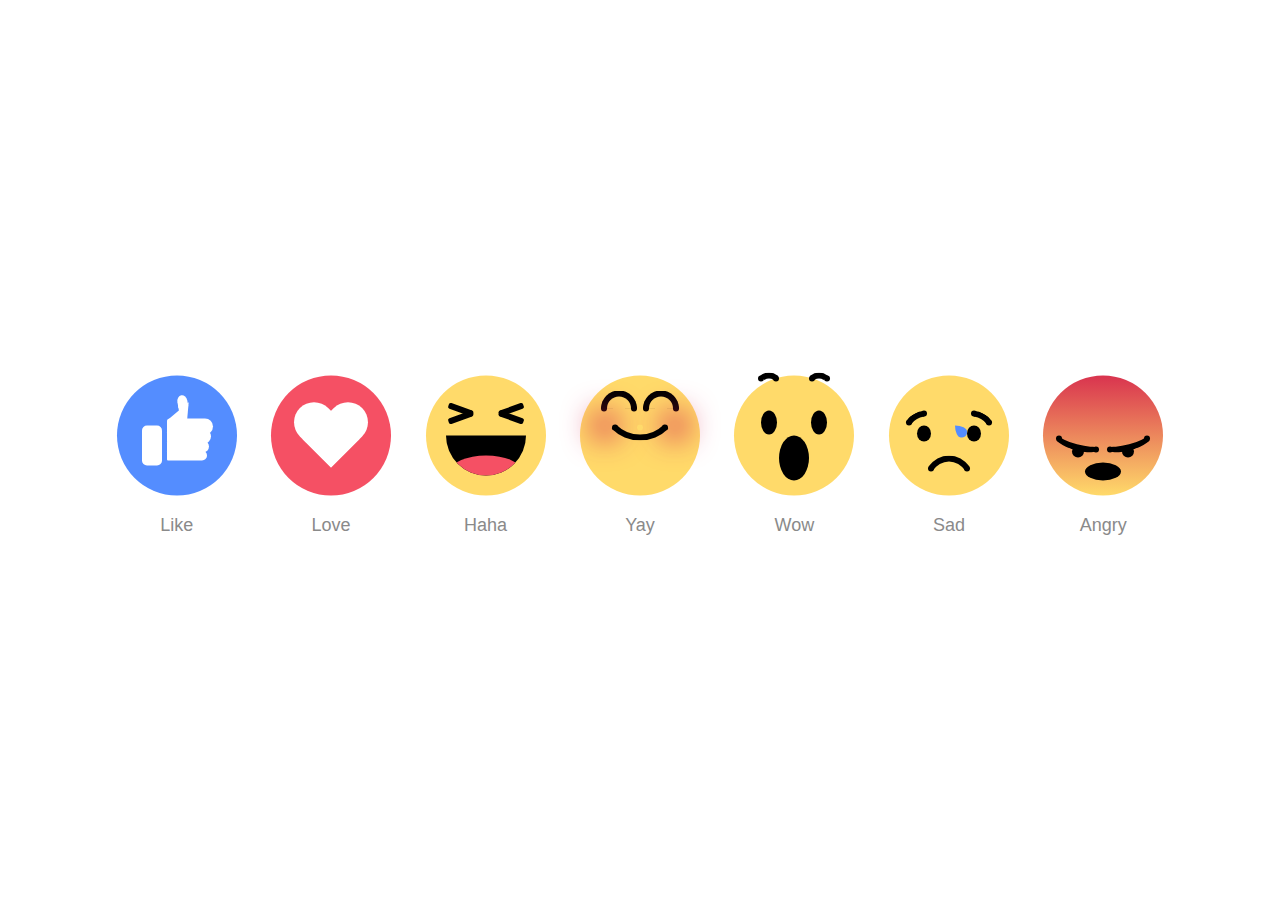
<file: Social_Icons/Facebook emojis/index.html>
<!DOCTYPE html>
<html>
	<head>
		<title></title>
		<meta charset="utf-8">
		<meta name="viewport" content="width=device-width, initial-scale=1.0">
		<link rel="stylesheet" type="text/css" href="style.css">
	
	</head>
	<body>
        <div class="emoji  emoji--like">
            <div class="emoji__hand">
                <div class="emoji__thumb"></div>
            </div>
          </div>
          <div class="emoji  emoji--love">
            <div class="emoji__heart"></div>
          </div>
          <div class="emoji  emoji--haha">
            <div class="emoji__face">
              <div class="emoji__eyes"></div>
              <div class="emoji__mouth">
                <div class="emoji__tongue"></div>
              </div>
            </div>  
          </div>
          <div class="emoji  emoji--yay">
            <div class="emoji__face">
              <div class="emoji__eyebrows"></div>
              <div class="emoji__mouth"></div>
            </div>
          </div>
          <div class="emoji  emoji--wow">
            <div class="emoji__face">
              <div class="emoji__eyebrows"></div>
              <div class="emoji__eyes"></div>
              <div class="emoji__mouth"></div>
            </div>
          </div>
          <div class="emoji  emoji--sad">
            <div class="emoji__face">
              <div class="emoji__eyebrows"></div>
              <div class="emoji__eyes"></div>
              <div class="emoji__mouth"></div>
            </div>
          </div>
          <div class="emoji  emoji--angry">
            <div class="emoji__face">
              <div class="emoji__eyebrows"></div>
              <div class="emoji__eyes"></div>
              <div class="emoji__mouth"></div>
            </div>
          </div>
	</body>
</html>
</file>
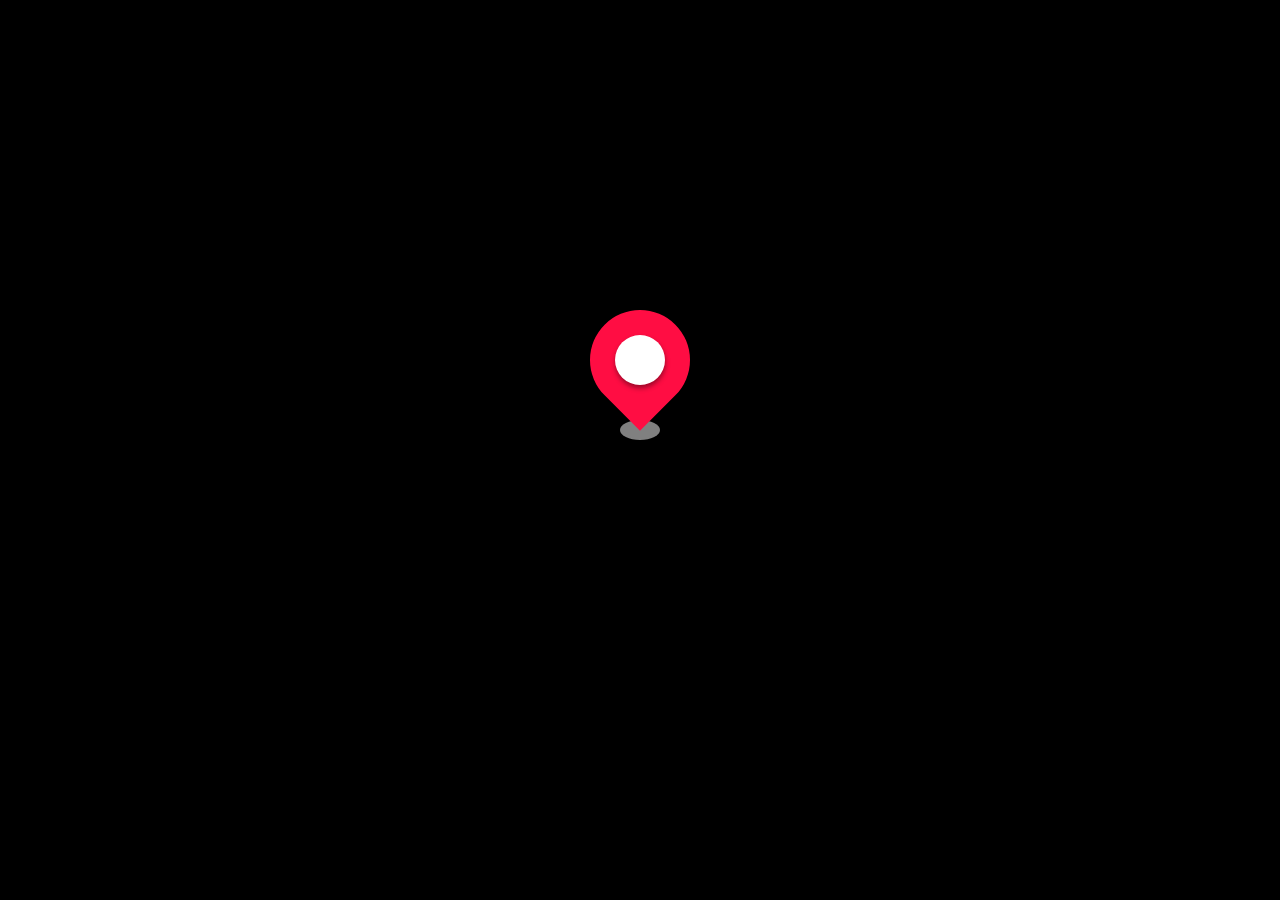
<file: Social_Icons/Location Pointer Animation/index.html>
<!DOCTYPE html>
<html>
	<head>
		<title></title>
		<meta charset="utf-8">
		<meta name="viewport" content="width=device-width, initial-scale=1.0">
		<link rel="stylesheet" type="text/css" href="style.css">
	
	</head>
	<body>
		<div class="center">
			<span class="pointer"></span>
			<span class="pulse"></span>
		</div>
	</body>
</html>
</file>
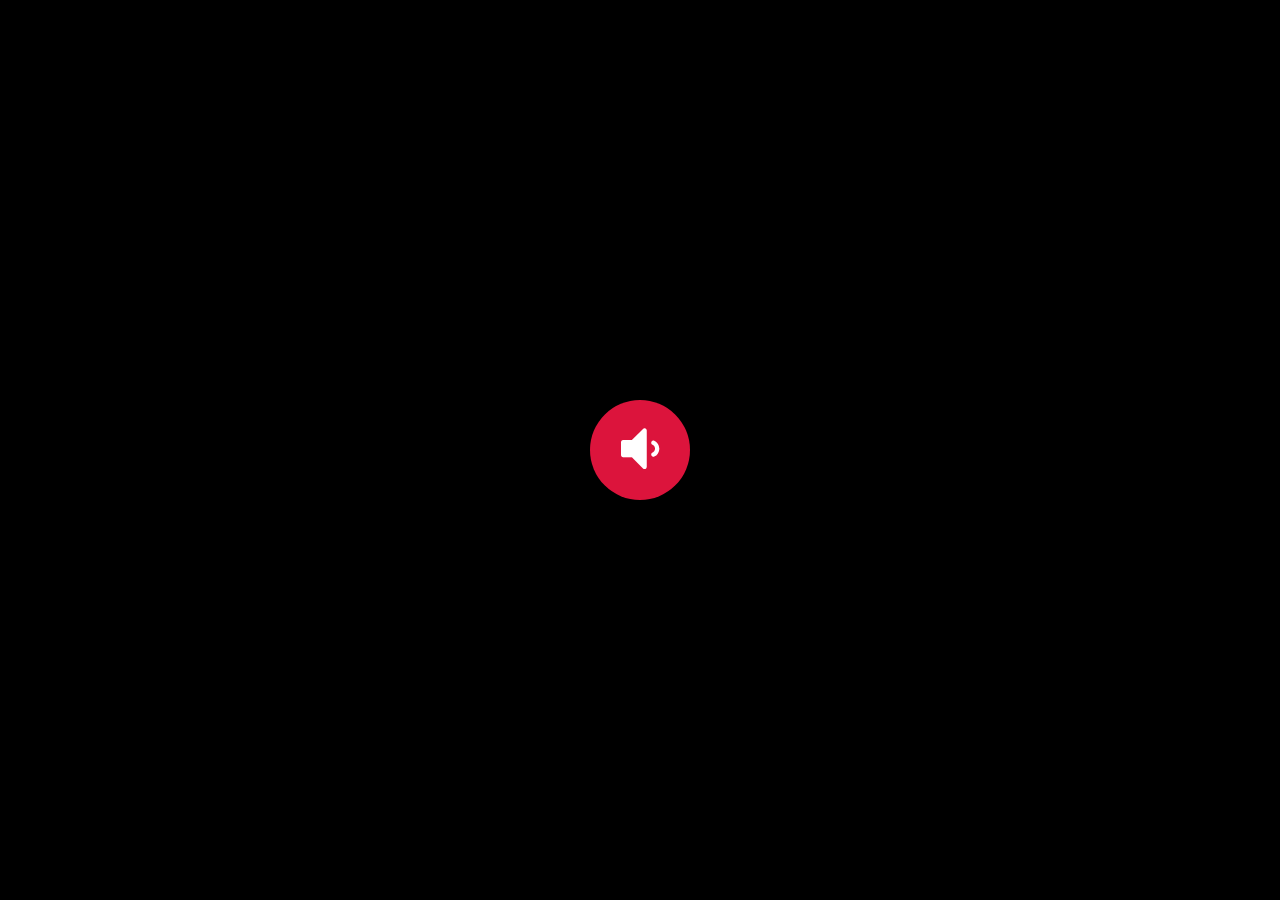
<file: Social_Icons/Sound Button Awesome Pulse Animation/index.html>
<!DOCTYPE html>
<html>
	<head>
		<title></title>
		<meta charset="utf-8">
		<meta name="viewport" content="width=device-width, initial-scale=1.0">
		<link rel="stylesheet" href="https://stackpath.bootstrapcdn.com/font-awesome/4.7.0/css/font-awesome.min.css">
		<link rel="stylesheet" type="text/css" href="style.css">
	
	</head>
	<body>
		<div class="img-area">
			<div class="icon-area">
				<i class="fa fa-volume-down"></i>
			</div>
		</div>
	</body>
</html>
</file>
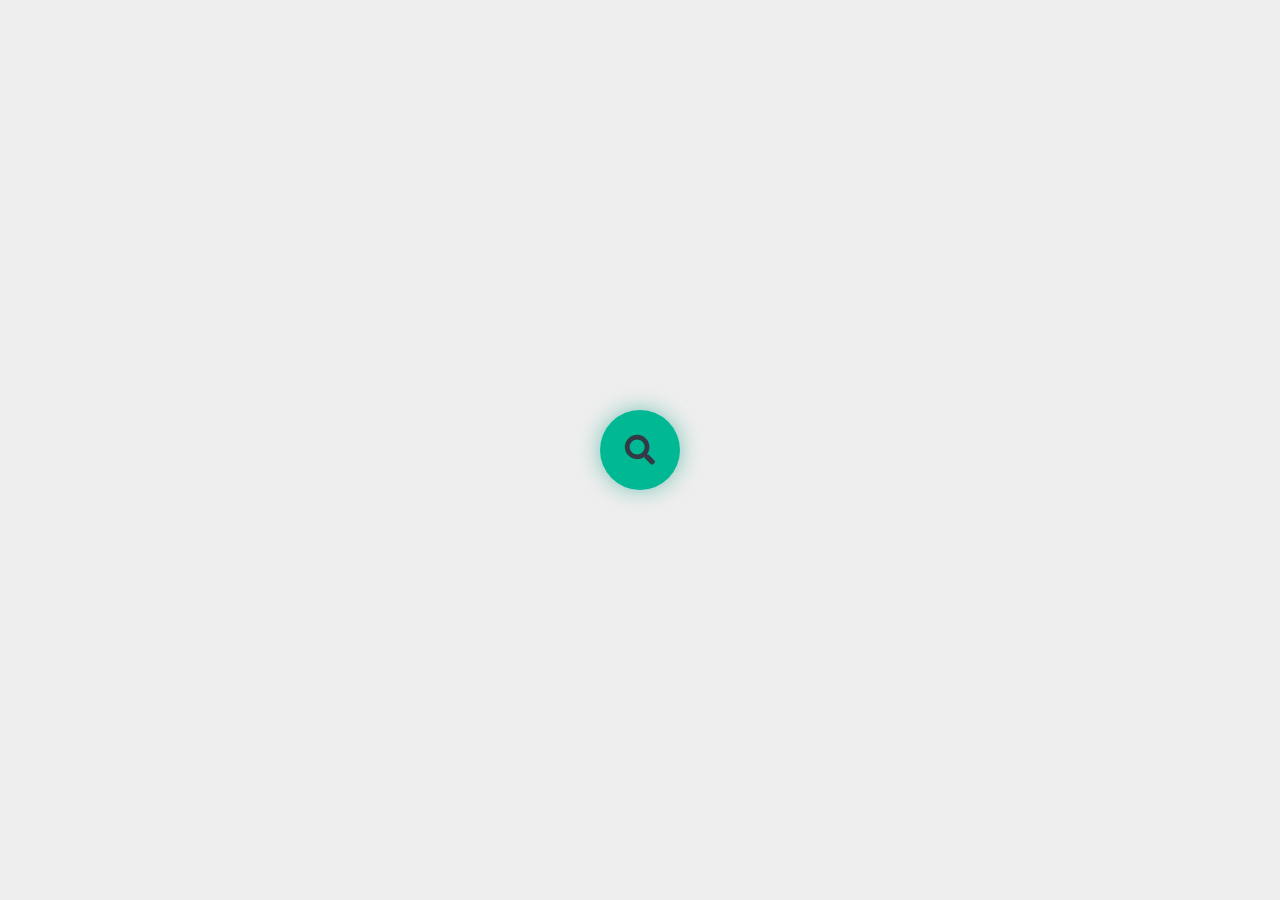
<file: Social_Icons/Attractive Search Box - Using CSS, HTML/Attractive Search Box - Using CSS, HTML/index.html>
<!DOCTYPE html>
<html lang="en" dir="ltr">
  <head>
    <meta charset="utf-8">
    <title>Search Box</title>
    <link rel="stylesheet" href="style.css">
    <link rel="stylesheet" href="https://cdnjs.cloudflare.com/ajax/libs/font-awesome/5.12.1/css/all.min.css">
  </head>
  <body>

    <!--search box start-->  
    <form class="search-box" action="" method="">
      <input type="text" name="" value="" placeholder="Search">
      <button class="search-btn" type="button" name="button">
       <i class="fas fa-search"></i>
      </button>
    </form>
    <!--search box end-->

  </body>
</html>


































































































<!---->
</file>
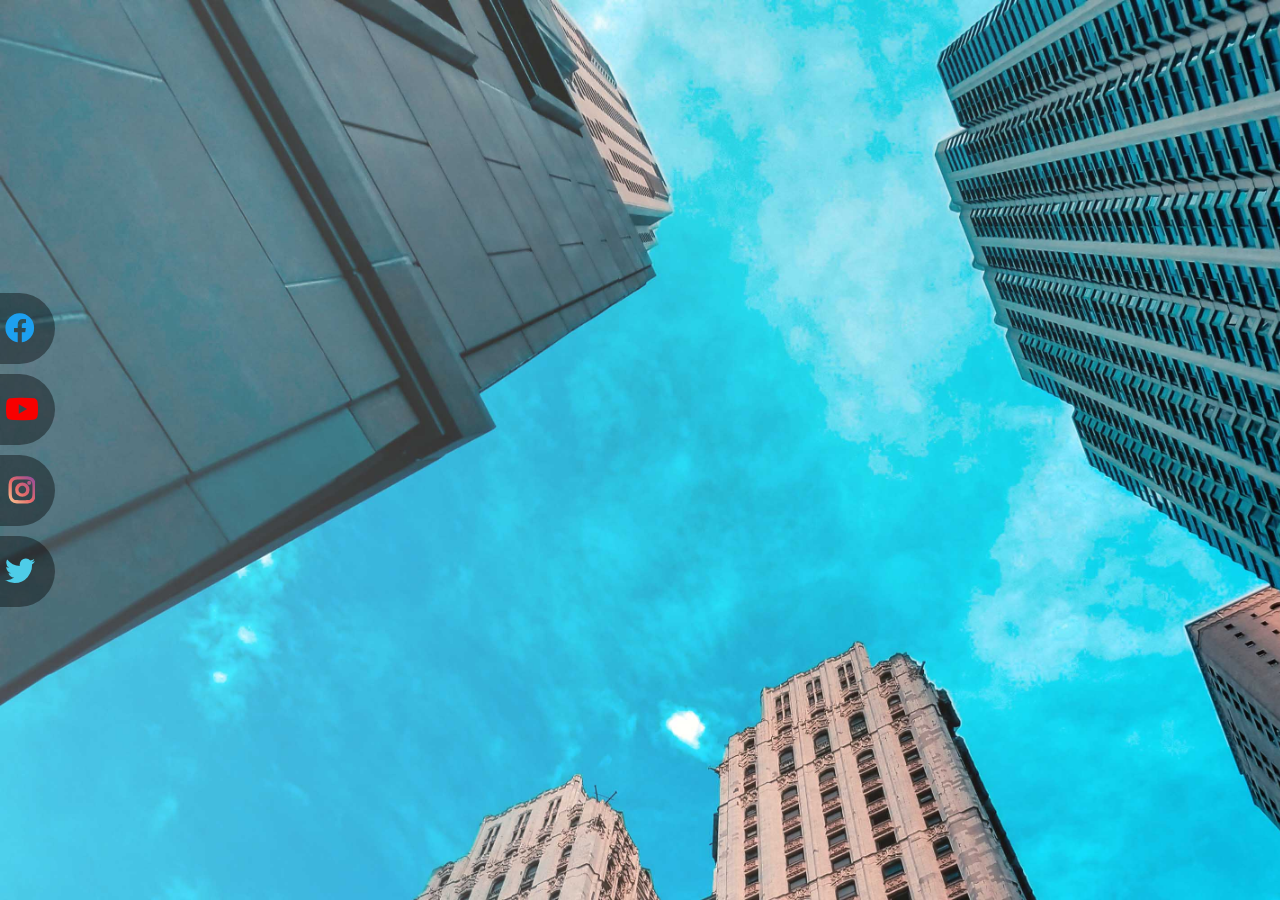
<file: Social_Icons/Pure CSS Social Buttons for a Web Page - using CSS HTML/Pure CSS Social Buttons for a Web Page - using CSS HTML/index.html>
<!DOCTYPE html>
<html lang="en" dir="ltr">
  <head>
    <meta charset="utf-8">
    <title>Social Buttons</title>
    <link rel="stylesheet" href="style.css">
    <link rel="stylesheet" href="https://cdnjs.cloudflare.com/ajax/libs/font-awesome/5.13.0/css/all.min.css">
  </head>
  <body>

    <!--social buttons start-->
    <div class="social">
      <a href="#">Facebook <i class="fab fa-facebook"></i></a>
      <a href="#">Youtube <i class="fab fa-youtube"></i></a>
      <a href="#">Instagram <i class="fab fa-instagram"></i></a>
      <a href="#">Twitter<i class="fab fa-twitter"></i></a>
    </div>
    <!--social buttons end-->

  </body>
</html>


































































































<!---->
</file>
<file: Social_Icons/Facebook emojis/style.css>
body {
  margin: 0;
  width: 1200px;
  max-width: 100%;
  text-align: center;
  font-family: "Lucida Sans Unicode", "Lucida Grande", sans-serif;
  position: absolute;
  top: 50%;
  left: 50%;
  -webkit-transform: translate(-50%, -50%);
          transform: translate(-50%, -50%);
}

.emoji {
  width: 120px;
  height: 120px;
  margin: 15px 15px 40px;
  background: #FFDA6A;
  display: inline-block;
  border-radius: 50%;
  position: relative;
}

.emoji:after {
  position: absolute;
  bottom: -40px;
  font-size: 18px;
  width: 60px;
  left: calc(50% - 30px);
  color: #8A8A8A;
}

.emoji__face, .emoji__eyebrows, .emoji__eyes, .emoji__mouth, .emoji__tongue, .emoji__heart, .emoji__hand, .emoji__thumb {
  position: absolute;
}

.emoji__face:before, .emoji__face:after, .emoji__eyebrows:before, .emoji__eyebrows:after, .emoji__eyes:before, .emoji__eyes:after, .emoji__mouth:before, .emoji__mouth:after, .emoji__tongue:before, .emoji__tongue:after, .emoji__heart:before, .emoji__heart:after, .emoji__hand:before, .emoji__hand:after, .emoji__thumb:before, .emoji__thumb:after {
  position: absolute;
  content: '';
}

.emoji__face {
  width: inherit;
  height: inherit;
}

.emoji--like {
  background: #548DFF;
}

.emoji--like:after {
  content: 'Like';
}

.emoji--like .emoji__hand {
  left: 25px;
  bottom: 30px;
  width: 20px;
  height: 40px;
  background: #FFFFFF;
  border-radius: 5px;
  z-index: 0;
  -webkit-animation: hands-up 2s linear infinite;
          animation: hands-up 2s linear infinite;
}

.emoji--like .emoji__hand:before {
  left: 25px;
  bottom: 5px;
  width: 40px;
  background: inherit;
  height: 10px;
  border-radius: 2px 10px 10px 2px;
  -webkit-box-shadow: 1px -9px 0 1px #FFFFFF, 2px -19px 0 2px #FFFFFF, 3px -29px 0 3px #FFFFFF;
          box-shadow: 1px -9px 0 1px #FFFFFF, 2px -19px 0 2px #FFFFFF, 3px -29px 0 3px #FFFFFF;
}

.emoji--like .emoji__thumb {
  border-bottom: 20px solid #FFFFFF;
  border-left: 20px solid transparent;
  top: -25px;
  right: -25px;
  z-index: 2;
  -webkit-transform: rotate(5deg);
          transform: rotate(5deg);
  -webkit-transform-origin: 0% 100%;
          transform-origin: 0% 100%;
  -webkit-animation: thumbs-up 2s linear infinite;
          animation: thumbs-up 2s linear infinite;
}

.emoji--like .emoji__thumb:before {
  border-radius: 50% 50% 0 0;
  background: #FFFFFF;
  width: 10px;
  height: 12px;
  left: -10px;
  top: -8px;
  -webkit-transform: rotate(-15deg);
          transform: rotate(-15deg);
  -webkit-transform-origin: 100% 100%;
          transform-origin: 100% 100%;
  -webkit-box-shadow: -1px 4px 0 -1px #FFFFFF;
          box-shadow: -1px 4px 0 -1px #FFFFFF;
}

.emoji--love {
  background: #F55064;
}

.emoji--love:after {
  content: 'Love';
}

.emoji--love .emoji__heart {
  left: calc(50% - 40px);
  top: calc(50% - 40px);
  width: 80px;
  height: 80px;
  -webkit-animation: heart-beat 1s linear infinite alternate;
          animation: heart-beat 1s linear infinite alternate;
}

.emoji--love .emoji__heart:before, .emoji--love .emoji__heart:after {
  left: calc(50% - 20px);
  top: calc(50% - 32px);
  width: 40px;
  height: 64px;
  background: #FFFFFF;
  border-radius: 20px 20px 0 0;
}

.emoji--love .emoji__heart:before {
  -webkit-transform: translate(20px) rotate(-45deg);
          transform: translate(20px) rotate(-45deg);
  -webkit-transform-origin: 0 100%;
          transform-origin: 0 100%;
}

.emoji--love .emoji__heart:after {
  -webkit-transform: translate(-20px) rotate(45deg);
          transform: translate(-20px) rotate(45deg);
  -webkit-transform-origin: 100% 100%;
          transform-origin: 100% 100%;
}

.emoji--haha:after {
  content: 'Haha';
}

.emoji--haha .emoji__face {
  -webkit-animation: haha-face 2s linear infinite;
          animation: haha-face 2s linear infinite;
}

.emoji--haha .emoji__eyes {
  width: 26px;
  height: 6px;
  border-radius: 2px;
  left: calc(50% - 13px);
  top: 35px;
  -webkit-transform: rotate(20deg);
          transform: rotate(20deg);
  background: transparent;
  -webkit-box-shadow: -25px 5px 0 0 #000000, 25px -5px 0 0 #000000;
          box-shadow: -25px 5px 0 0 #000000, 25px -5px 0 0 #000000;
}

.emoji--haha .emoji__eyes:after {
  left: 0;
  top: 0;
  width: 26px;
  height: 6px;
  border-radius: 2px;
  -webkit-transform: rotate(-40deg);
          transform: rotate(-40deg);
  background: transparent;
  -webkit-box-shadow: -25px -5px 0 0 #000000, 25px 5px 0 0 #000000;
          box-shadow: -25px -5px 0 0 #000000, 25px 5px 0 0 #000000;
}

.emoji--haha .emoji__mouth {
  width: 80px;
  height: 40px;
  left: calc(50% - 40px);
  top: 50%;
  background: #000000;
  border-radius: 0 0 40px 40px;
  overflow: hidden;
  z-index: 1;
  -webkit-animation: haha-mouth 2s linear infinite;
          animation: haha-mouth 2s linear infinite;
}

.emoji--haha .emoji__tongue {
  width: 70px;
  height: 30px;
  background: #F55064;
  left: calc(50% - 35px);
  bottom: -10px;
  border-radius: 50%;
}

.emoji--yay:after {
  content: 'Yay';
  -webkit-animation: yay-reverse 1s linear infinite;
          animation: yay-reverse 1s linear infinite;
}

.emoji--yay .emoji__face {
  -webkit-animation: yay 1s linear infinite alternate;
          animation: yay 1s linear infinite alternate;
}

.emoji--yay .emoji__eyebrows {
  left: calc(50% - 3px);
  top: 30px;
  height: 6px;
  width: 6px;
  border-radius: 50%;
  background: transparent;
  -webkit-box-shadow: -6px 0 0 0 #000000, -36px 0 0 0px #000000, 6px 0 0 0 #000000, 36px 0 0 0px #000000;
          box-shadow: -6px 0 0 0 #000000, -36px 0 0 0px #000000, 6px 0 0 0 #000000, 36px 0 0 0px #000000;
}

.emoji--yay .emoji__eyebrows:before, .emoji--yay .emoji__eyebrows:after {
  width: 36px;
  height: 18px;
  border-radius: 60px 60px 0 0;
  background: transparent;
  border: 6px solid black;
  -webkit-box-sizing: border-box;
          box-sizing: border-box;
  border-bottom: 0;
  bottom: 3px;
  left: calc(50% - 18px);
}

.emoji--yay .emoji__eyebrows:before {
  margin-left: -21px;
}

.emoji--yay .emoji__eyebrows:after {
  margin-left: 21px;
}

.emoji--yay .emoji__mouth {
  top: 60px;
  background: transparent;
  left: 50%;
}

.emoji--yay .emoji__mouth:after {
  width: 80px;
  height: 80px;
  left: calc(50% - 40px);
  top: -75px;
  border-radius: 50%;
  background: transparent;
  border: 6px solid #000000;
  -webkit-box-sizing: border-box;
          box-sizing: border-box;
  border-top-color: transparent;
  border-left-color: transparent;
  border-right-color: transparent;
  z-index: 1;
}

.emoji--yay .emoji__mouth:before {
  width: 6px;
  height: 6px;
  background: transparent;
  border-radius: 50%;
  bottom: 5px;
  left: calc(50% - 3px);
  -webkit-box-shadow: -25px 0 0 0 #000000, 25px 0 0 0 #000000, -35px -2px 30px 10px #D5234C, 35px -2px 30px 10px #D5234C;
          box-shadow: -25px 0 0 0 #000000, 25px 0 0 0 #000000, -35px -2px 30px 10px #D5234C, 35px -2px 30px 10px #D5234C;
}

.emoji--wow:after {
  content: 'Wow';
}

.emoji--wow .emoji__face {
  -webkit-animation: wow-face 3s linear infinite;
          animation: wow-face 3s linear infinite;
}

.emoji--wow .emoji__eyebrows {
  left: calc(50% - 3px);
  height: 6px;
  width: 6px;
  border-radius: 50%;
  background: transparent;
  -webkit-box-shadow: -18px 0 0 0 #000000, -33px 0 0 0 #000000, 18px 0 0 0 #000000, 33px 0 0 0 #000000;
          box-shadow: -18px 0 0 0 #000000, -33px 0 0 0 #000000, 18px 0 0 0 #000000, 33px 0 0 0 #000000;
  -webkit-animation: wow-brow 3s linear infinite;
          animation: wow-brow 3s linear infinite;
}

.emoji--wow .emoji__eyebrows:before, .emoji--wow .emoji__eyebrows:after {
  width: 24px;
  height: 20px;
  border: 6px solid #000000;
  -webkit-box-sizing: border-box;
          box-sizing: border-box;
  border-radius: 50%;
  border-bottom-color: transparent;
  border-left-color: transparent;
  border-right-color: transparent;
  top: -3px;
  left: calc(50% - 12px);
}

.emoji--wow .emoji__eyebrows:before {
  margin-left: -25px;
}

.emoji--wow .emoji__eyebrows:after {
  margin-left: 25px;
}

.emoji--wow .emoji__eyes {
  width: 16px;
  height: 24px;
  left: calc(50% - 8px);
  top: 35px;
  border-radius: 50%;
  background: transparent;
  -webkit-box-shadow: 25px 0 0 0 #000000, -25px 0 0 0 #000000;
          box-shadow: 25px 0 0 0 #000000, -25px 0 0 0 #000000;
}

.emoji--wow .emoji__mouth {
  width: 30px;
  height: 45px;
  left: calc(50% - 15px);
  top: 50%;
  border-radius: 50%;
  background: #000000;
  -webkit-animation: wow-mouth 3s linear infinite;
          animation: wow-mouth 3s linear infinite;
}

.emoji--sad:after {
  content: 'Sad';
}

.emoji--sad .emoji__face {
  -webkit-animation: sad-face 2s ease-in infinite;
          animation: sad-face 2s ease-in infinite;
}

.emoji--sad .emoji__eyebrows {
  left: calc(50% - 3px);
  top: 35px;
  height: 6px;
  width: 6px;
  border-radius: 50%;
  background: transparent;
  -webkit-box-shadow: -40px 9px 0 0 #000000, -25px 0 0 0 #000000, 25px 0 0 0 #000000, 40px 9px 0 0 #000000;
          box-shadow: -40px 9px 0 0 #000000, -25px 0 0 0 #000000, 25px 0 0 0 #000000, 40px 9px 0 0 #000000;
}

.emoji--sad .emoji__eyebrows:before, .emoji--sad .emoji__eyebrows:after {
  width: 30px;
  height: 20px;
  border: 6px solid #000000;
  -webkit-box-sizing: border-box;
          box-sizing: border-box;
  border-radius: 50%;
  border-bottom-color: transparent;
  border-left-color: transparent;
  border-right-color: transparent;
  top: 2px;
  left: calc(50% - 15px);
}

.emoji--sad .emoji__eyebrows:before {
  margin-left: -30px;
  -webkit-transform: rotate(-30deg);
          transform: rotate(-30deg);
}

.emoji--sad .emoji__eyebrows:after {
  margin-left: 30px;
  -webkit-transform: rotate(30deg);
          transform: rotate(30deg);
}

.emoji--sad .emoji__eyes {
  width: 14px;
  height: 16px;
  left: calc(50% - 7px);
  top: 50px;
  border-radius: 50%;
  background: transparent;
  -webkit-box-shadow: 25px 0 0 0 #000000, -25px 0 0 0 #000000;
          box-shadow: 25px 0 0 0 #000000, -25px 0 0 0 #000000;
}

.emoji--sad .emoji__eyes:after {
  background: #548DFF;
  width: 12px;
  height: 12px;
  margin-left: 6px;
  border-radius: 0 100% 40% 50% / 0 50% 40% 100%;
  -webkit-transform-origin: 0% 0%;
          transform-origin: 0% 0%;
  -webkit-animation: tear-drop 2s ease-in infinite;
          animation: tear-drop 2s ease-in infinite;
}

.emoji--sad .emoji__mouth {
  width: 60px;
  height: 80px;
  left: calc(50% - 30px);
  top: 80px;
  -webkit-box-sizing: border-box;
          box-sizing: border-box;
  border: 6px solid #000000;
  border-radius: 50%;
  border-bottom-color: transparent;
  border-left-color: transparent;
  border-right-color: transparent;
  background: transparent;
  -webkit-animation: sad-mouth 2s ease-in infinite;
          animation: sad-mouth 2s ease-in infinite;
}

.emoji--sad .emoji__mouth:after {
  width: 6px;
  height: 6px;
  background: transparent;
  border-radius: 50%;
  top: 4px;
  left: calc(50% - 3px);
  -webkit-box-shadow: -18px 0 0 0 #000000, 18px 0 0 0 #000000;
          box-shadow: -18px 0 0 0 #000000, 18px 0 0 0 #000000;
}

.emoji--angry {
  background: -webkit-gradient(linear, left top, left bottom, color-stop(-10%, #D5234C), to(#FFDA6A));
  background: linear-gradient(#D5234C -10%, #FFDA6A);
  background-size: 100%;
  -webkit-animation: angry-color 2s ease-in infinite;
          animation: angry-color 2s ease-in infinite;
}

.emoji--angry:after {
  content: 'Angry';
}

.emoji--angry .emoji__face {
  -webkit-animation: angry-face 2s ease-in infinite;
          animation: angry-face 2s ease-in infinite;
}

.emoji--angry .emoji__eyebrows {
  left: calc(50% - 3px);
  top: 55px;
  height: 6px;
  width: 6px;
  border-radius: 50%;
  background: transparent;
  -webkit-box-shadow: -44px 5px 0 0 #000000, -7px 16px 0 0 #000000, 7px 16px 0 0 #000000, 44px 5px 0 0 #000000;
          box-shadow: -44px 5px 0 0 #000000, -7px 16px 0 0 #000000, 7px 16px 0 0 #000000, 44px 5px 0 0 #000000;
}

.emoji--angry .emoji__eyebrows:before, .emoji--angry .emoji__eyebrows:after {
  width: 50px;
  height: 20px;
  border: 6px solid #000000;
  -webkit-box-sizing: border-box;
          box-sizing: border-box;
  border-radius: 50%;
  border-top-color: transparent;
  border-left-color: transparent;
  border-right-color: transparent;
  top: 0;
  left: calc(50% - 25px);
}

.emoji--angry .emoji__eyebrows:before {
  margin-left: -25px;
  -webkit-transform: rotate(15deg);
          transform: rotate(15deg);
}

.emoji--angry .emoji__eyebrows:after {
  margin-left: 25px;
  -webkit-transform: rotate(-15deg);
          transform: rotate(-15deg);
}

.emoji--angry .emoji__eyes {
  width: 12px;
  height: 12px;
  left: calc(50% - 6px);
  top: 70px;
  border-radius: 50%;
  background: transparent;
  -webkit-box-shadow: 25px 0 0 0 #000000, -25px 0 0 0 #000000;
          box-shadow: 25px 0 0 0 #000000, -25px 0 0 0 #000000;
}

.emoji--angry .emoji__mouth {
  width: 36px;
  height: 18px;
  left: calc(50% - 18px);
  bottom: 15px;
  background: #000000;
  border-radius: 50%;
  -webkit-animation: angry-mouth 2s ease-in infinite;
          animation: angry-mouth 2s ease-in infinite;
}

@-webkit-keyframes heart-beat {
  25% {
    -webkit-transform: scale(1.1);
            transform: scale(1.1);
  }
  75% {
    -webkit-transform: scale(0.6);
            transform: scale(0.6);
  }
}

@keyframes heart-beat {
  25% {
    -webkit-transform: scale(1.1);
            transform: scale(1.1);
  }
  75% {
    -webkit-transform: scale(0.6);
            transform: scale(0.6);
  }
}

@-webkit-keyframes haha-face {
  10%, 30%, 50% {
    -webkit-transform: translateY(25px);
            transform: translateY(25px);
  }
  20%, 40% {
    -webkit-transform: translateY(15px);
            transform: translateY(15px);
  }
  60%, 80% {
    -webkit-transform: translateY(0);
            transform: translateY(0);
  }
  70%, 90% {
    -webkit-transform: translateY(-10px);
            transform: translateY(-10px);
  }
}

@keyframes haha-face {
  10%, 30%, 50% {
    -webkit-transform: translateY(25px);
            transform: translateY(25px);
  }
  20%, 40% {
    -webkit-transform: translateY(15px);
            transform: translateY(15px);
  }
  60%, 80% {
    -webkit-transform: translateY(0);
            transform: translateY(0);
  }
  70%, 90% {
    -webkit-transform: translateY(-10px);
            transform: translateY(-10px);
  }
}

@-webkit-keyframes haha-mouth {
  10%, 30%, 50% {
    -webkit-transform: scale(0.6);
            transform: scale(0.6);
    top: 45%;
  }
  20%, 40% {
    -webkit-transform: scale(0.8);
            transform: scale(0.8);
    top: 45%;
  }
  60%, 80% {
    -webkit-transform: scale(1);
            transform: scale(1);
    top: 50%;
  }
  70% {
    -webkit-transform: scale(1.2);
            transform: scale(1.2);
    top: 50%;
  }
  90% {
    -webkit-transform: scale(1.1);
            transform: scale(1.1);
    top: 50%;
  }
}

@keyframes haha-mouth {
  10%, 30%, 50% {
    -webkit-transform: scale(0.6);
            transform: scale(0.6);
    top: 45%;
  }
  20%, 40% {
    -webkit-transform: scale(0.8);
            transform: scale(0.8);
    top: 45%;
  }
  60%, 80% {
    -webkit-transform: scale(1);
            transform: scale(1);
    top: 50%;
  }
  70% {
    -webkit-transform: scale(1.2);
            transform: scale(1.2);
    top: 50%;
  }
  90% {
    -webkit-transform: scale(1.1);
            transform: scale(1.1);
    top: 50%;
  }
}

@-webkit-keyframes yay {
  25% {
    -webkit-transform: rotate(-15deg);
            transform: rotate(-15deg);
  }
  75% {
    -webkit-transform: rotate(15deg);
            transform: rotate(15deg);
  }
}

@keyframes yay {
  25% {
    -webkit-transform: rotate(-15deg);
            transform: rotate(-15deg);
  }
  75% {
    -webkit-transform: rotate(15deg);
            transform: rotate(15deg);
  }
}

@-webkit-keyframes wow-face {
  15%, 25% {
    -webkit-transform: rotate(20deg) translateX(-25px);
            transform: rotate(20deg) translateX(-25px);
  }
  45%, 65% {
    -webkit-transform: rotate(-20deg) translateX(25px);
            transform: rotate(-20deg) translateX(25px);
  }
  75%, 100% {
    -webkit-transform: rotate(0deg) translateX(0);
            transform: rotate(0deg) translateX(0);
  }
}

@keyframes wow-face {
  15%, 25% {
    -webkit-transform: rotate(20deg) translateX(-25px);
            transform: rotate(20deg) translateX(-25px);
  }
  45%, 65% {
    -webkit-transform: rotate(-20deg) translateX(25px);
            transform: rotate(-20deg) translateX(25px);
  }
  75%, 100% {
    -webkit-transform: rotate(0deg) translateX(0);
            transform: rotate(0deg) translateX(0);
  }
}

@-webkit-keyframes wow-brow {
  15%, 65% {
    top: 25px;
  }
  75%, 100%, 0% {
    top: 15px;
  }
}

@keyframes wow-brow {
  15%, 65% {
    top: 25px;
  }
  75%, 100%, 0% {
    top: 15px;
  }
}

@-webkit-keyframes wow-mouth {
  10%, 30% {
    width: 20px;
    height: 20px;
    left: calc(50% - 10px);
  }
  50%, 70% {
    width: 30px;
    height: 40px;
    left: calc(50% - 15px);
  }
  75%, 100% {
    height: 50px;
  }
}

@keyframes wow-mouth {
  10%, 30% {
    width: 20px;
    height: 20px;
    left: calc(50% - 10px);
  }
  50%, 70% {
    width: 30px;
    height: 40px;
    left: calc(50% - 15px);
  }
  75%, 100% {
    height: 50px;
  }
}

@-webkit-keyframes sad-face {
  25%, 35% {
    top: -15px;
  }
  55%, 95% {
    top: 10px;
  }
  100%, 0% {
    top: 0;
  }
}

@keyframes sad-face {
  25%, 35% {
    top: -15px;
  }
  55%, 95% {
    top: 10px;
  }
  100%, 0% {
    top: 0;
  }
}

@-webkit-keyframes sad-mouth {
  25%, 35% {
    -webkit-transform: scale(0.85);
            transform: scale(0.85);
    top: 70px;
  }
  55%, 100%, 0% {
    -webkit-transform: scale(1);
            transform: scale(1);
    top: 80px;
  }
}

@keyframes sad-mouth {
  25%, 35% {
    -webkit-transform: scale(0.85);
            transform: scale(0.85);
    top: 70px;
  }
  55%, 100%, 0% {
    -webkit-transform: scale(1);
            transform: scale(1);
    top: 80px;
  }
}

@-webkit-keyframes tear-drop {
  0%, 100% {
    display: block;
    left: 35px;
    top: 15px;
    -webkit-transform: rotate(45deg) scale(0);
            transform: rotate(45deg) scale(0);
  }
  25% {
    display: block;
    left: 35px;
    -webkit-transform: rotate(45deg) scale(2);
            transform: rotate(45deg) scale(2);
  }
  49.9% {
    display: block;
    left: 35px;
    top: 65px;
    -webkit-transform: rotate(45deg) scale(0);
            transform: rotate(45deg) scale(0);
  }
  50% {
    display: block;
    left: -35px;
    top: 15px;
    -webkit-transform: rotate(45deg) scale(0);
            transform: rotate(45deg) scale(0);
  }
  75% {
    display: block;
    left: -35px;
    -webkit-transform: rotate(45deg) scale(2);
            transform: rotate(45deg) scale(2);
  }
  99.9% {
    display: block;
    left: -35px;
    top: 65px;
    -webkit-transform: rotate(45deg) scale(0);
            transform: rotate(45deg) scale(0);
  }
}

@keyframes tear-drop {
  0%, 100% {
    display: block;
    left: 35px;
    top: 15px;
    -webkit-transform: rotate(45deg) scale(0);
            transform: rotate(45deg) scale(0);
  }
  25% {
    display: block;
    left: 35px;
    -webkit-transform: rotate(45deg) scale(2);
            transform: rotate(45deg) scale(2);
  }
  49.9% {
    display: block;
    left: 35px;
    top: 65px;
    -webkit-transform: rotate(45deg) scale(0);
            transform: rotate(45deg) scale(0);
  }
  50% {
    display: block;
    left: -35px;
    top: 15px;
    -webkit-transform: rotate(45deg) scale(0);
            transform: rotate(45deg) scale(0);
  }
  75% {
    display: block;
    left: -35px;
    -webkit-transform: rotate(45deg) scale(2);
            transform: rotate(45deg) scale(2);
  }
  99.9% {
    display: block;
    left: -35px;
    top: 65px;
    -webkit-transform: rotate(45deg) scale(0);
            transform: rotate(45deg) scale(0);
  }
}

@-webkit-keyframes hands-up {
  25% {
    -webkit-transform: rotate(15deg);
            transform: rotate(15deg);
  }
  50% {
    -webkit-transform: rotate(-15deg) translateY(-10px);
            transform: rotate(-15deg) translateY(-10px);
  }
  75%, 100% {
    -webkit-transform: rotate(0deg);
            transform: rotate(0deg);
  }
}

@keyframes hands-up {
  25% {
    -webkit-transform: rotate(15deg);
            transform: rotate(15deg);
  }
  50% {
    -webkit-transform: rotate(-15deg) translateY(-10px);
            transform: rotate(-15deg) translateY(-10px);
  }
  75%, 100% {
    -webkit-transform: rotate(0deg);
            transform: rotate(0deg);
  }
}

@-webkit-keyframes thumbs-up {
  25% {
    -webkit-transform: rotate(20deg);
            transform: rotate(20deg);
  }
  50%, 100% {
    -webkit-transform: rotate(5deg);
            transform: rotate(5deg);
  }
}

@keyframes thumbs-up {
  25% {
    -webkit-transform: rotate(20deg);
            transform: rotate(20deg);
  }
  50%, 100% {
    -webkit-transform: rotate(5deg);
            transform: rotate(5deg);
  }
}

@-webkit-keyframes angry-color {
  45%, 60% {
    background-size: 250%;
  }
  85%, 100%, 0% {
    background-size: 100%;
  }
}

@keyframes angry-color {
  45%, 60% {
    background-size: 250%;
  }
  85%, 100%, 0% {
    background-size: 100%;
  }
}

@-webkit-keyframes angry-face {
  35%, 60% {
    -webkit-transform: translateX(0) translateY(10px) scale(0.9);
            transform: translateX(0) translateY(10px) scale(0.9);
  }
  40%, 50% {
    -webkit-transform: translateX(-5px) translateY(10px) scale(0.9);
            transform: translateX(-5px) translateY(10px) scale(0.9);
  }
  45%, 55% {
    -webkit-transform: translateX(5px) translateY(10px) scale(0.9);
            transform: translateX(5px) translateY(10px) scale(0.9);
  }
}

@keyframes angry-face {
  35%, 60% {
    -webkit-transform: translateX(0) translateY(10px) scale(0.9);
            transform: translateX(0) translateY(10px) scale(0.9);
  }
  40%, 50% {
    -webkit-transform: translateX(-5px) translateY(10px) scale(0.9);
            transform: translateX(-5px) translateY(10px) scale(0.9);
  }
  45%, 55% {
    -webkit-transform: translateX(5px) translateY(10px) scale(0.9);
            transform: translateX(5px) translateY(10px) scale(0.9);
  }
}

@-webkit-keyframes angry-mouth {
  25%, 50% {
    height: 6px;
    bottom: 25px;
  }
}

@keyframes angry-mouth {
  25%, 50% {
    height: 6px;
    bottom: 25px;
  }
}
/*# sourceMappingURL=style.css.map */
</file>
<file: Social_Icons/Location Pointer Animation/style.css>
*
{
	margin: 0;
	padding: 0;	
	box-sizing: border-box;
	background: #000;
}
.center
{
	position: absolute;
	top: 40%;
	left: 50%;
	transform: translate(-50%,-50%);
}
.pointer
{
	display: block;
	width: 100px;
	height: 100px;
	background: #ff0d43;
	border-radius: 50%;
	border-bottom-right-radius: 0;
	transform: rotate(45deg); 
}
.pointer:before
{
	content: '';
	position: absolute;
	width: 100%;
	height: 100%;
	background: #fff;
	border-radius: 50%;
	transform: scale(0.5);
	box-shadow: 5px 4px 10px rgba(0,0,0,0.4);
}
.pulse
{
	position: absolute;
	display: block;
	bottom: -30px;
	left: 30px;
	width: 40px;
	height: 20px;
	background: rgba(255,255,255,0.5);
	border-radius: 50%;
	z-index: -1;
}
.pulse:before
{
	content: '';
	position: absolute;
	top: -1px;
	left: -1px;
	width: calc(100% - 1px);
	height: calc(100% - 1px);
	background: transparent;
	border-radius: 50%;
	border: 2px solid rgba(255,255,255,0.5);
	z-index: -2;
	animation: animate 1s linear infinite;
	opacity: 0;
}
@keyframes animate
{
	0%
	{
		transform: scale(1);
		opacity: 1;
	}
	100%
	{
		transform: scale(2);
		opacity: 0;
	}
}
</file>
<file: Social_Icons/Sound Button Awesome Pulse Animation/style.css>
body
{
	margin: 0;
	padding: 0;	
	background: #000;
}
.img-area
{
	position: absolute;
	top: 50%;
	left: 50%;
    transform: translate(-50%,-50%);
}
.icon-area
{
	width: 100px;
	height: 100px;
	background: crimson;
	border-radius: 50%;
	text-align: center;
	line-height: 130px;
	animation: animate 2s linear infinite;
	cursor: pointer;
}
.icon-area i
{
	color: #fff;
	font-size: 60px;
}
@keyframes animate
{
	0%
	{
		box-shadow: 0 0 0 0 crimson;
	}
	40%
	{
		box-shadow: 0 0 0 50px rgba(255,26,67,0);
	}
	80%
	{
		box-shadow: 0 0 0 50px rgba(255,206,67,0);
	}
	100%
	{
		box-shadow: 0 0 0 rgba(255,206,67,0);
	}
}
</file>
<file: Social_Icons/Attractive Search Box - Using CSS, HTML/Attractive Search Box - Using CSS, HTML/style.css>
body{
  margin: 0;
  padding: 0;
  display: flex;
  height: 100vh;
  justify-content: center;
  align-items: center;
  background: #eee;
}

.search-box{
  font-family: "Candara", sans-serif;
  position: absolute;
  background: #333A45;
  height: 40px;
  padding: 10px;
  border-radius: 40px;
  box-shadow: 0 0 25px 0 rgba(51, 58, 69, 0.4);
}

.search-box input{
  border: none;
  background: none;
  outline: none;
  float: left;
  padding: 0;
  color: #fff;
  font-size: 20px;
  line-height: 40px;
  width: 0px;
  transition: all 0.8s;
}

.search-box:hover input{
  width: 240px;
  padding: 0 6px;
}

.search-box input:focus{
  width: 240px;
  padding: 0 6px;
}

.search-btn{
  border: none;
  background: none;
  outline: none;
  width: 40px;
  margin-top: -21px;
  display: flex;
  justify-content: center;
  align-items: center;
  cursor: pointer;
}

.search-btn i{
  z-index: 1;
  background: #00B894;
  font-size: 30px;
  color: #333A45;
  padding: 25px;
  border-radius: 50px;
  box-shadow: 0 0 25px 0 rgba(0, 184, 148, 0.4);
}


































































































/* */
</file>
<file: Social_Icons/Pure CSS Social Buttons for a Web Page - using CSS HTML/Pure CSS Social Buttons for a Web Page - using CSS HTML/style.css>
body{
  margin: 0;
  padding: 0;
  height: 100vh;
  background: url(1.jpg)no-repeat;
  background-size: cover;
  font-family: "Roboto", sans-serif;
}

.social{
  position: fixed;
  height: 100vh;
  display: flex;
  flex-direction: column;
  justify-content: center;
  transform: translate(-290px, 0);
}

.social a{
  color: #fff;
  background: rgba(0, 0, 0, 0.4);
  font-size: 20px;
  font-weight: 600;
  text-decoration: none;
  display: block;
  margin: 5px;
  padding: 20px;
  width: 300px;
  text-align: right;
  border-radius: 50px;
  transition: 1s;
  transition-property: transform;
}

.social a:hover{
  transform: translate(140px, 0);
}

.social i{
  margin-left: 10px;
  font-size: 30px;
  width: 30px;
  height: 30px;
}

.social a:nth-child(1) i{
  color: #1DA0F0;
}

.social a:nth-child(2) i{
  color: #F80000;
}

.social a:nth-child(3) i{
  color: transparent;
  background-image: linear-gradient(45deg, #FFDF9E, #E56969, #8A49A1);
  -webkit-background-clip: text;
  font-weight: 600;
}

.social a:nth-child(4) i{
  color: #4ECCE8;
}


































































































/* */
</file>
